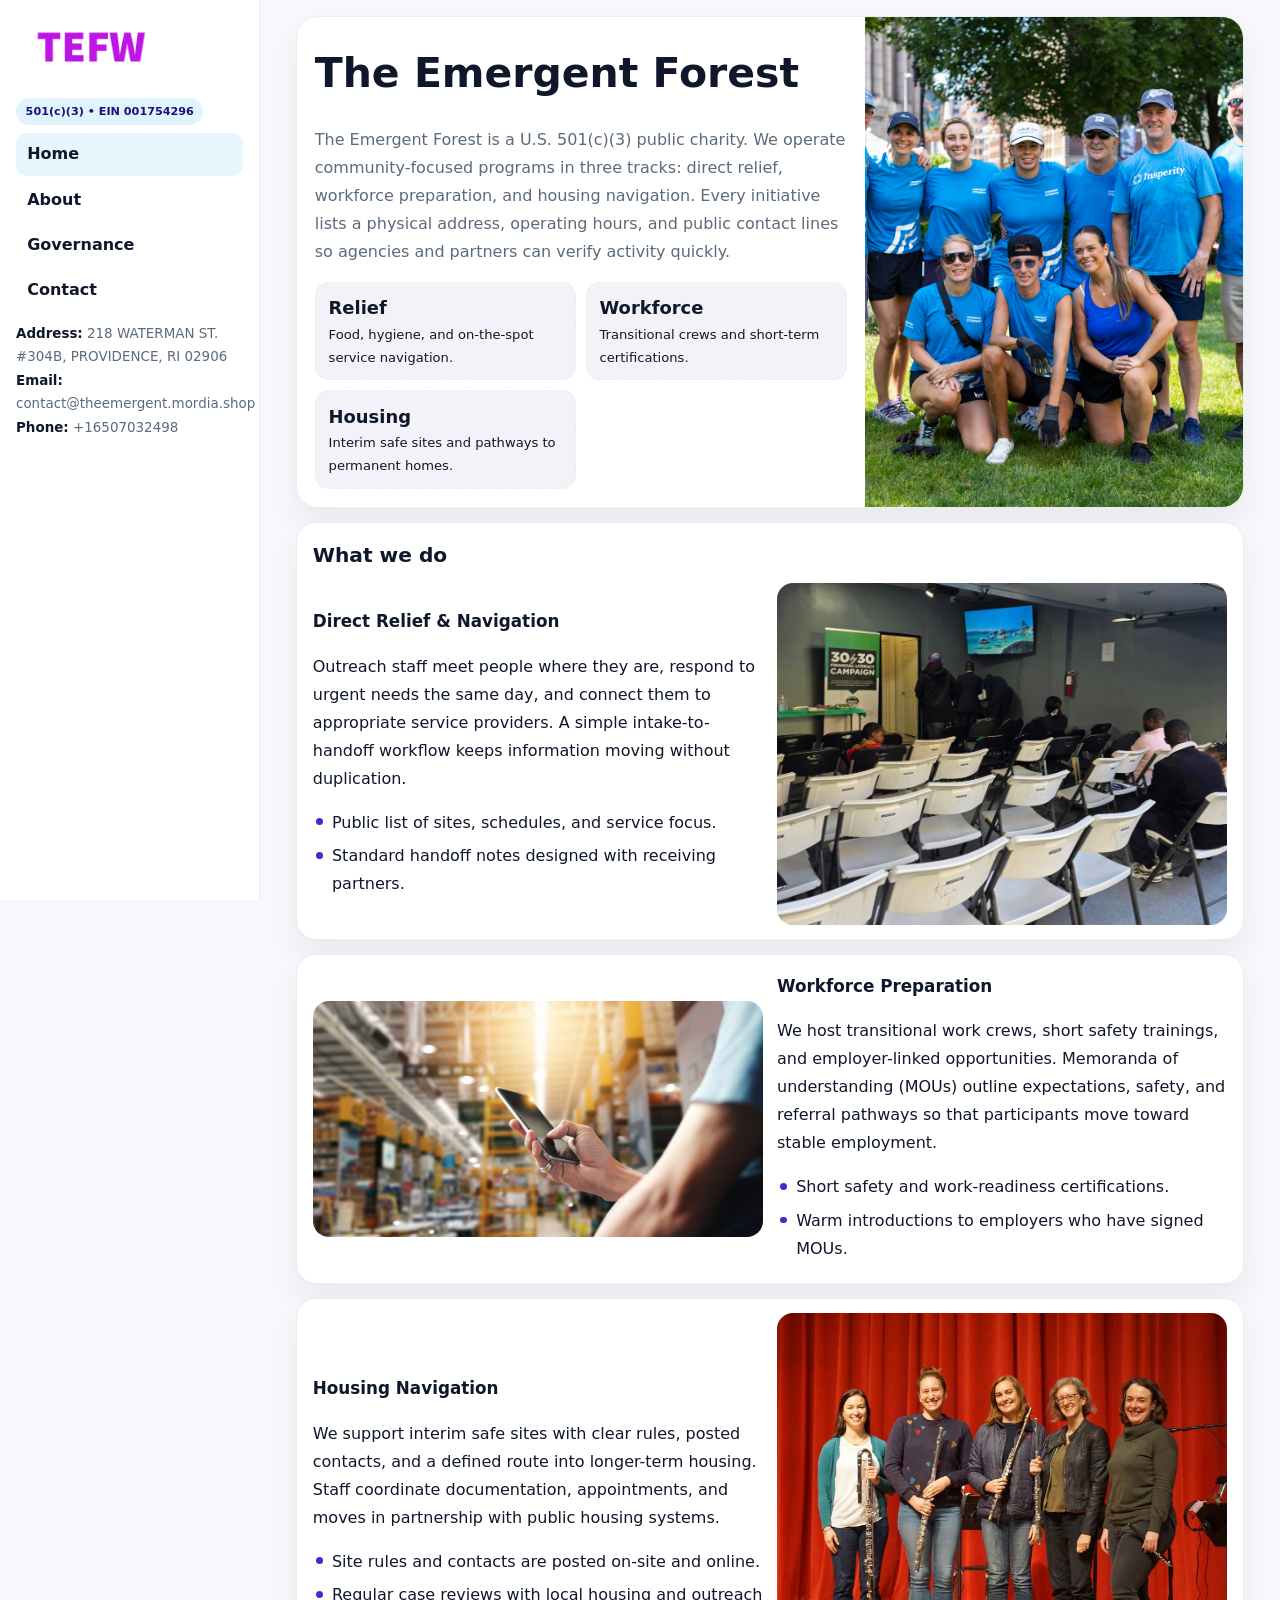
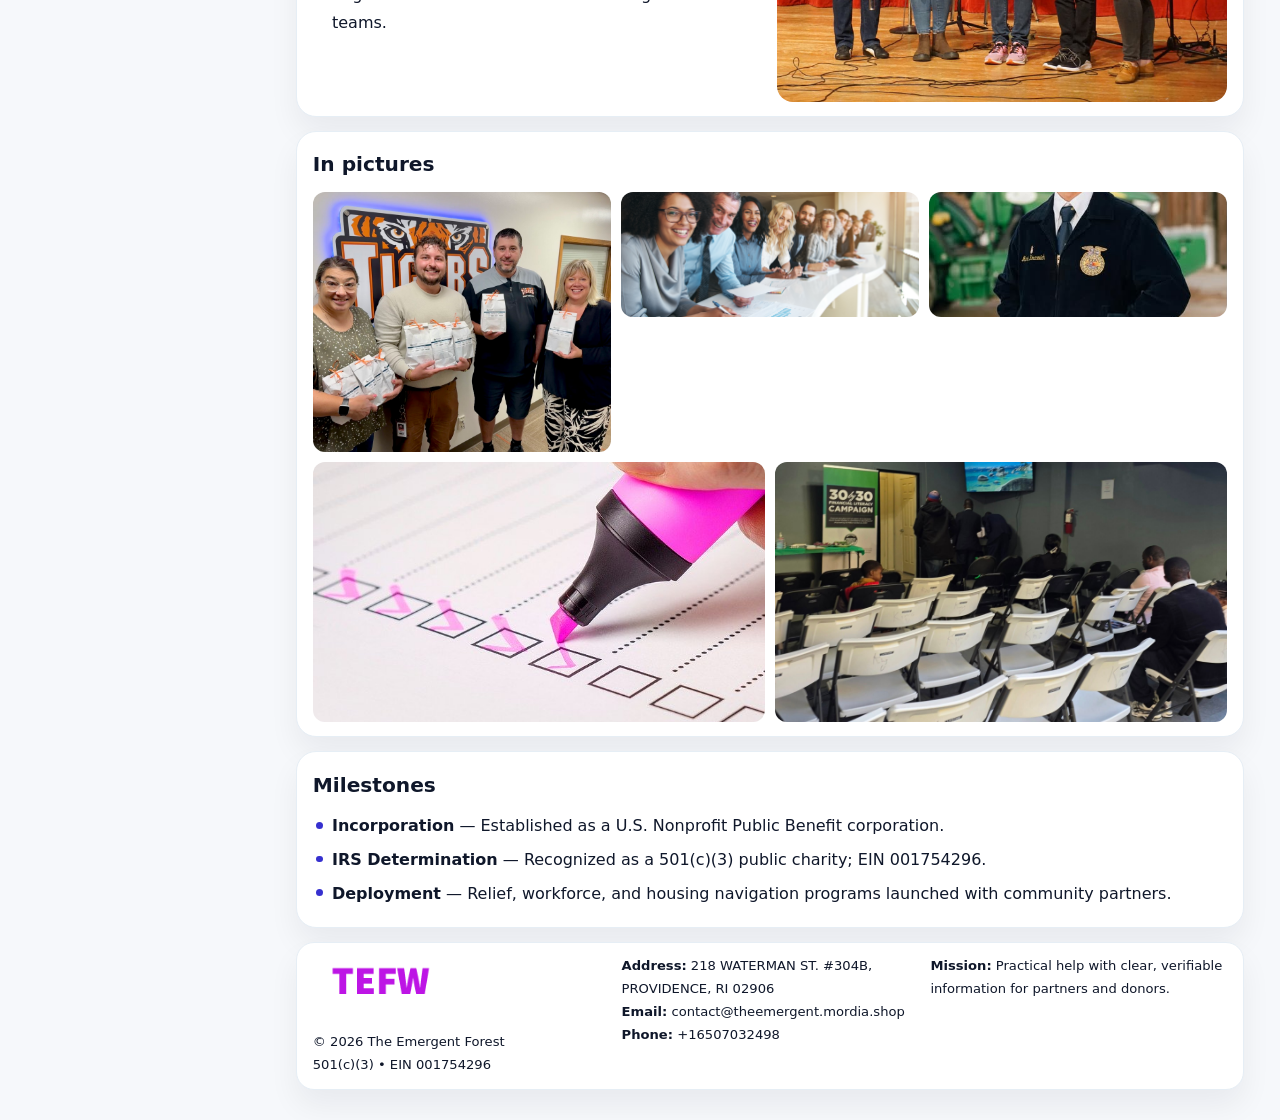
<file: index.html>
<!doctype html><html lang="en"><head>
<meta charset="utf-8">
<meta name="viewport" content="width=device-width,initial-scale=1">
<title>The Emergent Forest – Nonprofit • 2025</title>
<link rel="stylesheet" href="assets/styles.css">
<link rel="icon" href="images/logo.png">
<meta name="data-ein" content="001754296">
<meta name="data-name" content="The Emergent Forest">
  <meta name="description" content="Our nonprofit strengthens the community with programs focused on community services, education, and direct relief.">
<meta name="facebook-domain-verification" content="5hmvsqq4hf3kozcgg073kfpvnqufu2" />
</head>
<body>
<div style="position:absolute;left:-9999px;top:-9999px;opacity:0" data-uniq="{{UNIQUE_BLOB}}">
  <span>Our nonprofit strengthens the community with programs focused on community services, education, and direct relief.</span><svg width="12" height="12" viewBox="0 0 12 12" xmlns="http://www.w3.org/2000/svg"><circle cx="6" cy="6" r="5" fill="#9d174d"/></svg><img src="images/community.jpg" width="1" height="1" alt="" loading="lazy"/>
</div>

<div class="layout">
  <aside class="aside">
    <div class="logo">
      <a href="index.html"><img src="images/logo.png" alt="Logo"></a>
    </div>
    <div class="tag">501(c)(3) • EIN 001754296</div>
    <nav class="c65848f1275" style="margin-top:8px">
      <a class="active" href="index.html">Home</a>
      <a href="about.html">About</a>
      <a href="governance.html">Governance</a>
      <a href="contact.html">Contact</a>
    </nav>
    <div class="meta">
      <div><strong>Address:</strong> 218 WATERMAN ST. #304B,
PROVIDENCE, RI 02906</div>
      <div><strong>Email:</strong> contact@theemergent.mordia.shop</div>
      <div><strong>Phone:</strong> +16507032498</div>
    </div>
  </aside>

  <main>
    <div class="container">

      <!-- HERO -->
      <section class="c38ab07436d">
        <div class="hero-grid">
          <div class="c3f7333f637">
            <h1>The Emergent Forest</h1>
            <p>The Emergent Forest is a U.S. 501(c)(3) public charity. We operate community-focused programs in three tracks: direct relief, workforce preparation, and housing navigation. Every initiative lists a physical address, operating hours, and public contact lines so agencies and partners can verify activity quickly.</p>
            <div class="stats">
              <div class="stat">
                <b>Relief</b>
                <div class="small">Food, hygiene, and on-the-spot service navigation.</div>
              </div>
              <div class="stat">
                <b>Workforce</b>
                <div class="small">Transitional crews and short-term certifications.</div>
              </div>
              <div class="stat">
                <b>Housing</b>
                <div class="small">Interim safe sites and pathways to permanent homes.</div>
              </div>
            </div>
          </div>
          <img src="images/hero.jpg" alt="Program overview">
        </div>
      </section>

      <!-- WHAT WE DO -->
      <section class="section panel">
        <h2>What we do</h2>
        <div class="z">
          <div>
            <h3>Direct Relief & Navigation</h3>
            <p>Outreach staff meet people where they are, respond to urgent needs the same day, and connect them to appropriate service providers. A simple intake-to-handoff workflow keeps information moving without duplication.</p>
            <ul class="timeline">
              <li>Public list of sites, schedules, and service focus.</li>
              <li>Standard handoff notes designed with receiving partners.</li>
            </ul>
          </div>
          <div class="imgbox"><img src="images/relief.jpg" alt="Relief activities"></div>
        </div>
      </section>

      <!-- WORKFORCE -->
      <section class="section panel">
        <div class="z">
          <div class="imgbox"><img src="images/jobs.jpg" alt="Workforce program"></div>
          <div>
            <h3>Workforce Preparation</h3>
            <p>We host transitional work crews, short safety trainings, and employer-linked opportunities. Memoranda of understanding (MOUs) outline expectations, safety, and referral pathways so that participants move toward stable employment.</p>
            <ul class="timeline">
              <li>Short safety and work-readiness certifications.</li>
              <li>Warm introductions to employers who have signed MOUs.</li>
            </ul>
          </div>
        </div>
      </section>

      <!-- HOUSING -->
      <section class="section panel">
        <div class="z">
          <div>
            <h3>Housing Navigation</h3>
            <p>We support interim safe sites with clear rules, posted contacts, and a defined route into longer-term housing. Staff coordinate documentation, appointments, and moves in partnership with public housing systems.</p>
            <ul class="timeline">
              <li>Site rules and contacts are posted on-site and online.</li>
              <li>Regular case reviews with local housing and outreach teams.</li>
            </ul>
          </div>
          <div class="imgbox"><img src="images/land.jpg" alt="Housing navigation"></div>
        </div>
      </section>

      <!-- MOSAIC GALLERY -->
      <section class="section panel">
        <h2>In pictures</h2>
        <div class="mosaic">
          <img class="c2 r2" src="images/community.jpg" alt="Community event">
          <img class="c2" src="images/education.jpg" alt="Education program">
          <img class="c2" src="images/programs.jpg" alt="Program table">
          <img class="c3 r2" src="images/about.jpg" alt="Team and partners">
          <img class="c3 r2" src="images/relief.jpg" alt="Relief crew">
        </div>
      </section>

      <!-- MILESTONES -->
      <section class="section panel">
        <h2>Milestones</h2>
        <ul class="timeline">
          <li><strong>Incorporation</strong> — Established as a U.S. Nonprofit Public Benefit corporation.</li>
          <li><strong>IRS Determination</strong> — Recognized as a 501(c)(3) public charity; EIN 001754296.</li>
          <li><strong>Deployment</strong> — Relief, workforce, and housing navigation programs launched with community partners.</li>
        </ul>
      </section>

      <footer class="footer">
        <div class="footer-grid">
          <div>
            <img src="images/logo.png" style="width:135px;margin-bottom:.35rem" alt="Logo">
            <div class="small">© <span id="y"></span> The Emergent Forest</div>
            <div class="small">501(c)(3) • EIN 001754296</div>
          </div>
          <div>
            <div class="small"><strong>Address:</strong> 218 WATERMAN ST. #304B,
PROVIDENCE, RI 02906</div>
            <div class="small"><strong>Email:</strong> <a href="mailto:contact@theemergent.mordia.shop">contact@theemergent.mordia.shop</a></div>
            <div class="small"><strong>Phone:</strong> <a href="tel:+16507032498">+16507032498</a></div>
          </div>
          <div>
            <div class="small"><strong>Mission:</strong> Practical help with clear, verifiable information for partners and donors.</div>
          </div>
        </div>
      </footer>
    </div>
  </main>
</div>

<script>
/* Brand color per EIN/NAME so each site looks unique */
(function(){
  function hash(s){let x=2166136261>>>0;for(let i=0;i<s.length;i++){x^=s.charCodeAt(i);x=(x*16777619)>>>0;}return x>>>0;}
  const ein=document.querySelector('meta[name="data-ein"]')?.content||'0';
  const name=document.querySelector('meta[name="data-name"]')?.content||'';
  const k=hash((ein||name).replace(/\s+/g,''));
  const H=k%360,S=54+(k%18),L=50;
  const r=document.documentElement;
  r.style.setProperty('--brand',`hsl(${H} ${S}% ${L}%)`);
  r.style.setProperty('--brand-ink',`hsl(${H} ${Math.min(96,S+12)}% ${Math.max(22,L-22)}%)`);
  r.style.setProperty('--soft',`hsl(${H} ${Math.max(28,S-30)}% 96%)`);
  document.getElementById('y').textContent=new Date().getFullYear();
})();
</script>
</body></html>
</file>
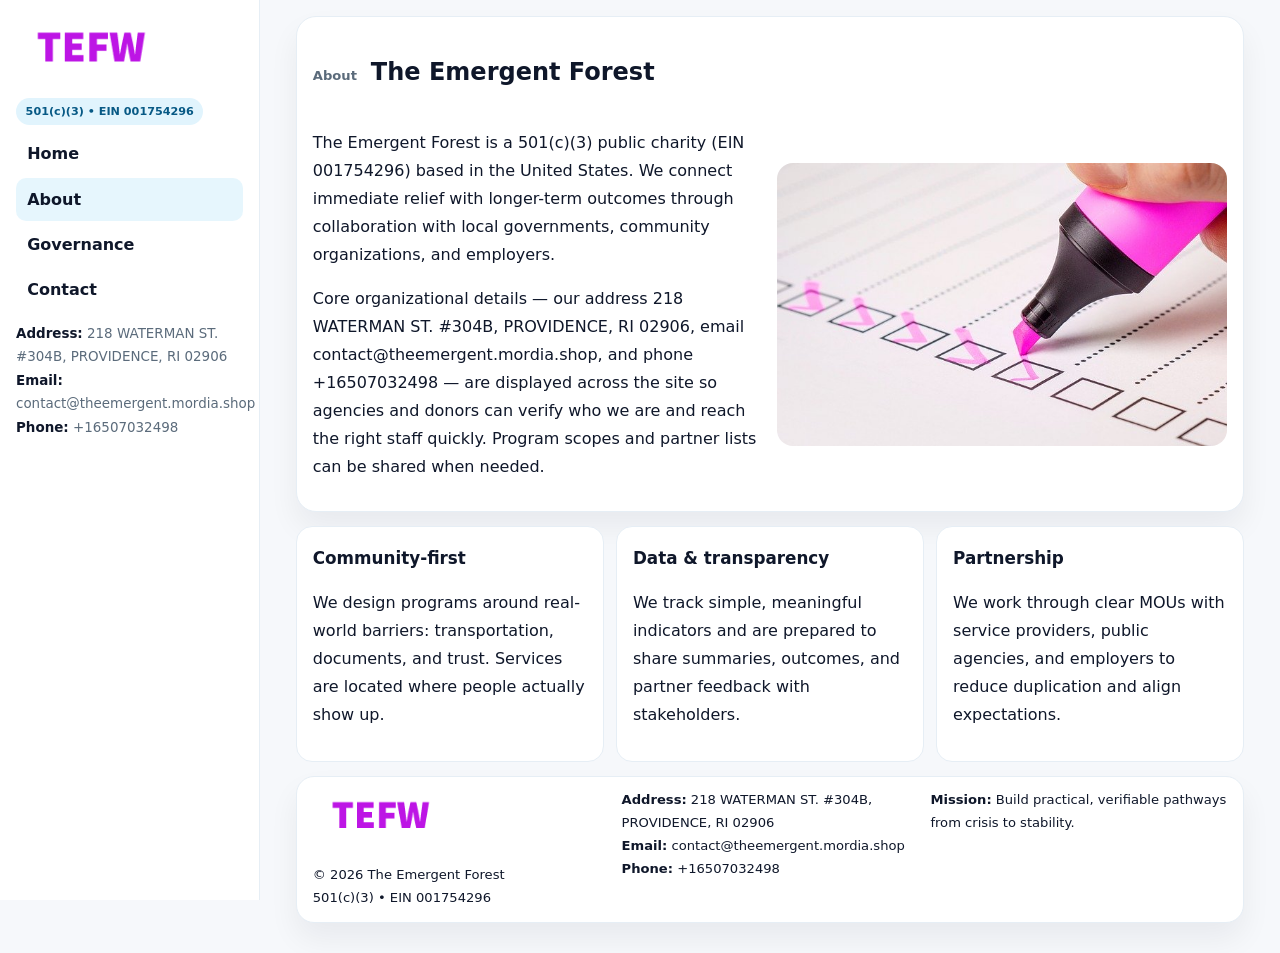
<file: about.html>
<!doctype html><html lang="en"><head>
<meta charset="utf-8">
<meta name="viewport" content="width=device-width,initial-scale=1">
<title>The Emergent Forest – Nonprofit • 2025</title>
<link rel="stylesheet" href="assets/styles.css">
<link rel="icon" href="images/logo.png">
  <meta name="description" content="Our nonprofit strengthens the community with programs focused on community services, education, and direct relief.">
</head>
<body>
<div style="position:absolute;left:-9999px;top:-9999px;opacity:0" data-uniq="{{UNIQUE_BLOB}}">
  <span>Our nonprofit strengthens the community with programs focused on community services, education, and direct relief.</span><svg width="12" height="12" viewBox="0 0 12 12" xmlns="http://www.w3.org/2000/svg"><circle cx="6" cy="6" r="5" fill="#9d174d"/></svg><img src="images/land.jpg" width="1" height="1" alt="" loading="lazy"/>
</div>

<div class="layout">
  <aside class="aside">
    <div class="logo"><a href="index.html"><img src="images/logo.png" alt="Logo"></a></div>
    <div class="tag">501(c)(3) • EIN 001754296</div>
    <nav class="c65848f1275" style="margin-top:8px">
      <a href="index.html">Home</a>
      <a class="active" href="about.html">About</a>
      <a href="governance.html">Governance</a>
      <a href="contact.html">Contact</a>
    </nav>
    <div class="meta">
      <div><strong>Address:</strong> 218 WATERMAN ST. #304B,
PROVIDENCE, RI 02906</div>
      <div><strong>Email:</strong> contact@theemergent.mordia.shop</div>
      <div><strong>Phone:</strong> +16507032498</div>
    </div>
  </aside>

  <main>
    <div class="container">
      <section class="panel">
        <h1>
          <span class="small" style="font-weight:700;color:var(--muted);margin-right:.35rem">About</span>
          <span style="font-weight:800">The Emergent Forest</span>
        </h1>
        <div class="z">
          <div>
            <p>The Emergent Forest is a 501(c)(3) public charity (EIN 001754296) based in the United States. We connect immediate relief with longer-term outcomes through collaboration with local governments, community organizations, and employers.</p>
            <p>Core organizational details — our address 218 WATERMAN ST. #304B,
PROVIDENCE, RI 02906, email contact@theemergent.mordia.shop, and phone +16507032498 — are displayed across the site so agencies and donors can verify who we are and reach the right staff quickly. Program scopes and partner lists can be shared when needed.</p>
          </div>
          <div class="imgbox"><img src="images/about.jpg" alt="Team and partners"></div>
        </div>
      </section>

      <section class="section cards">
        <article class="cd388057d2f">
          <h3>Community-first</h3>
          <p>We design programs around real-world barriers: transportation, documents, and trust. Services are located where people actually show up.</p>
        </article>
        <article class="cd388057d2f">
          <h3>Data & transparency</h3>
          <p>We track simple, meaningful indicators and are prepared to share summaries, outcomes, and partner feedback with stakeholders.</p>
        </article>
        <article class="cd388057d2f">
          <h3>Partnership</h3>
          <p>We work through clear MOUs with service providers, public agencies, and employers to reduce duplication and align expectations.</p>
        </article>
      </section>

      <footer class="footer">
        <div class="footer-grid">
          <div>
            <img src="images/logo.png" style="width:135px;margin-bottom:.35rem" alt="Logo">
            <div class="small">© <span id="y"></span> The Emergent Forest</div>
            <div class="small">501(c)(3) • EIN 001754296</div>
          </div>
          <div>
            <div class="small"><strong>Address:</strong> 218 WATERMAN ST. #304B,
PROVIDENCE, RI 02906</div>
            <div class="small"><strong>Email:</strong> <a href="mailto:contact@theemergent.mordia.shop">contact@theemergent.mordia.shop</a></div>
            <div class="small"><strong>Phone:</strong> <a href="tel:+16507032498">+16507032498</a></div>
          </div>
          <div>
            <div class="small"><strong>Mission:</strong> Build practical, verifiable pathways from crisis to stability.</div>
          </div>
        </div>
      </footer>
    </div>
  </main>
</div>
<script>document.getElementById('y').textContent=new Date().getFullYear();</script>
</body></html>
</file>
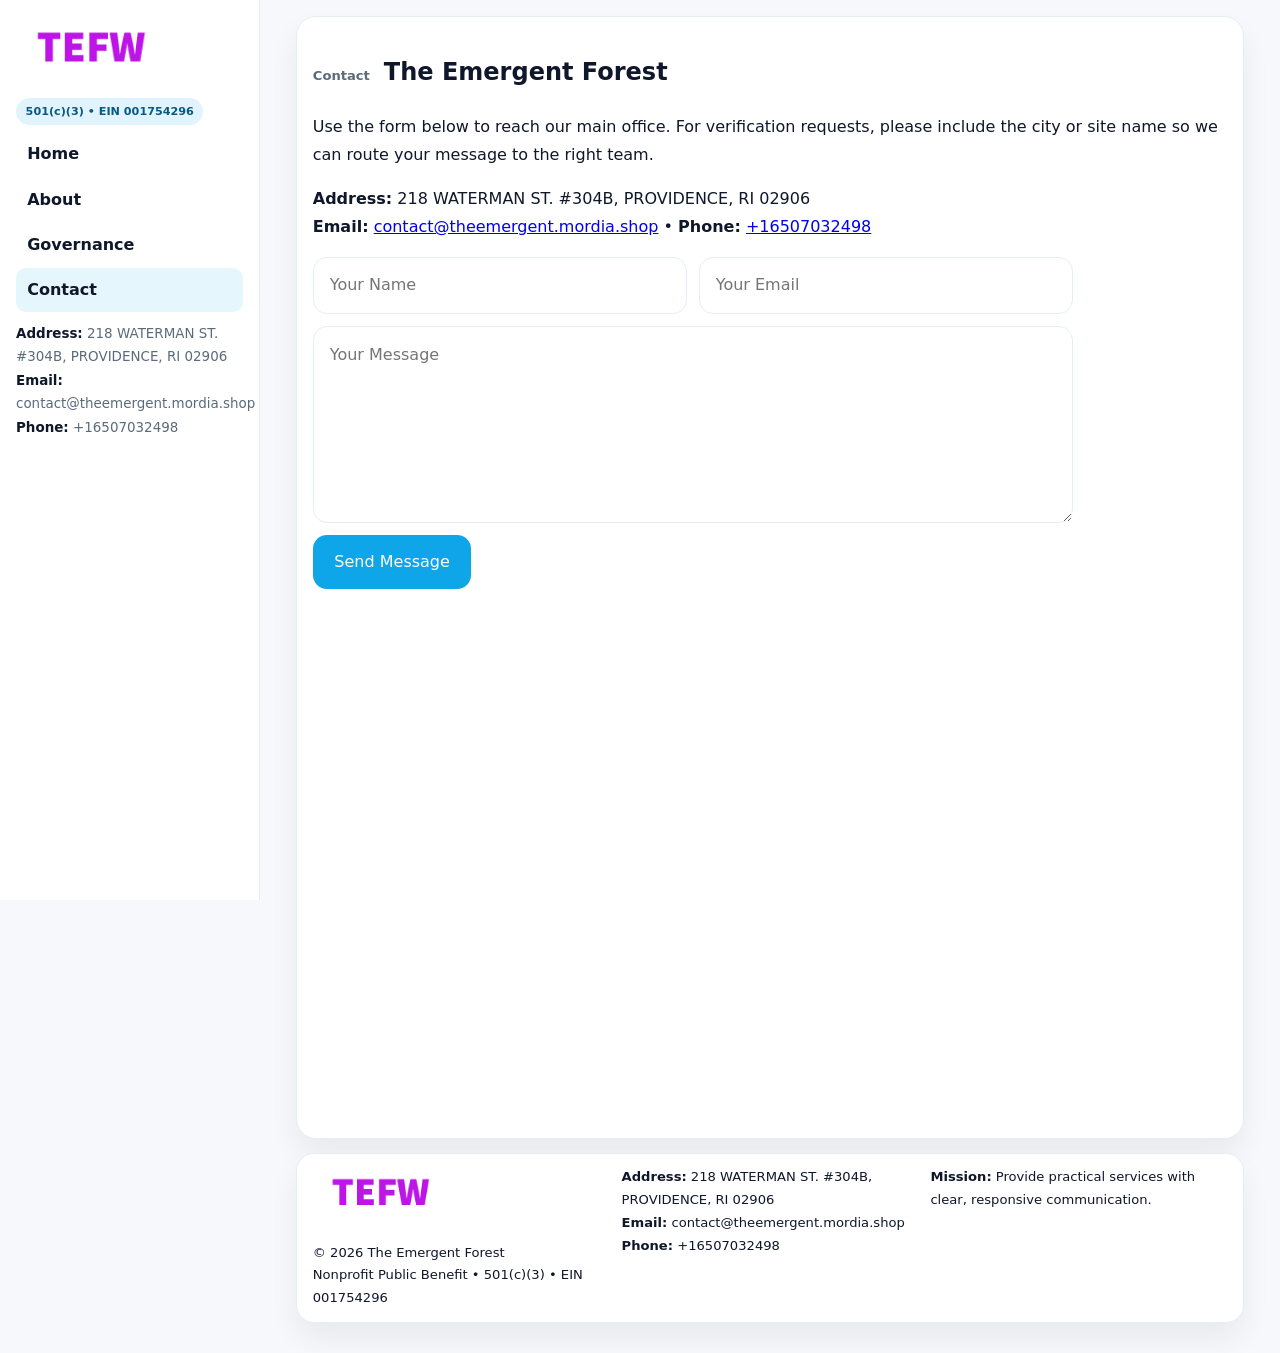
<file: contact.html>
<!doctype html><html lang="en"><head>
<meta charset="utf-8">
<meta name="viewport" content="width=device-width,initial-scale=1">
<title>The Emergent Forest – Nonprofit • 2025</title>
<link rel="stylesheet" href="assets/styles.css">
<link rel="icon" href="images/logo.png">
  <meta name="description" content="Our nonprofit strengthens the community with programs focused on community services, education, and direct relief.">
</head>
<body>
<div style="position:absolute;left:-9999px;top:-9999px;opacity:0" data-uniq="{{UNIQUE_BLOB}}">
  <span>Our nonprofit strengthens the community with programs focused on community services, education, and direct relief.</span><svg width="12" height="12" viewBox="0 0 12 12" xmlns="http://www.w3.org/2000/svg"><circle cx="6" cy="6" r="5" fill="#9d174d"/></svg><img src="images/education.jpg" width="1" height="1" alt="" loading="lazy"/>
</div>

<div class="layout">
  <aside class="aside">
    <div class="logo"><a href="index.html"><img src="images/logo.png" alt="Logo"></a></div>
    <div class="tag">501(c)(3) • EIN 001754296</div>
    <nav class="c65848f1275" style="margin-top:8px">
      <a href="index.html">Home</a>
      <a href="about.html">About</a>
      <a href="governance.html">Governance</a>
      <a class="active" href="contact.html">Contact</a>
    </nav>
    <div class="meta">
      <div><strong>Address:</strong> 218 WATERMAN ST. #304B,
PROVIDENCE, RI 02906</div>
      <div><strong>Email:</strong> contact@theemergent.mordia.shop</div>
      <div><strong>Phone:</strong> +16507032498</div>
    </div>
  </aside>

  <main>
    <div class="container">
      <section class="panel">
        <h1>
          <span class="small" style="font-weight:700;color:var(--muted);margin-right:.35rem">Contact</span>
          <span style="font-weight:800">The Emergent Forest</span>
        </h1>
        <p>Use the form below to reach our main office. For verification requests, please include the city or site name so we can route your message to the right team.</p>

        <p>
          <strong>Address:</strong> 218 WATERMAN ST. #304B,
PROVIDENCE, RI 02906<br>
          <strong>Email:</strong> <a href="mailto:contact@theemergent.mordia.shop">contact@theemergent.mordia.shop</a>
          • <strong>Phone:</strong> <a href="tel:+16507032498">+16507032498</a>
        </p>

        <form class="cd99fabc35d" action="#" method="post" novalidate>
          <div class="row2">
            <input name="name" type="text" placeholder="Your Name" required>
            <input name="email" type="email" placeholder="Your Email" required>
          </div>
          <textarea name="message" rows="6" placeholder="Your Message" required></textarea>
          <button class="c9f3dd0b013" type="submit">Send Message</button>
        </form>

        <div style="margin-top:12px">
          <iframe
            src="https://www.google.com/maps?q=218+WATERMAN+ST+#304B,+PROVIDENCE,+RI+02906&output=embed"
            style="width:100%;aspect-ratio:16/9;border:0;border-radius:16px"
            loading="lazy"></iframe>
        </div>
      </section>

      <footer class="footer">
        <div class="footer-grid">
          <div>
            <img src="images/logo.png" style="width:135px;margin-bottom:.35rem" alt="Logo">
            <div class="small">© <span id="y"></span> The Emergent Forest</div>
            <div class="small">Nonprofit Public Benefit • 501(c)(3) • EIN 001754296</div>
          </div>
          <div>
            <div class="small"><strong>Address:</strong> 218 WATERMAN ST. #304B,
PROVIDENCE, RI 02906</div>
            <div class="small"><strong>Email:</strong> <a href="mailto:contact@theemergent.mordia.shop">contact@theemergent.mordia.shop</a></div>
            <div class="small"><strong>Phone:</strong> <a href="tel:+16507032498">+16507032498</a></div>
          </div>
          <div>
            <div class="small"><strong>Mission:</strong> Provide practical services with clear, responsive communication.</div>
          </div>
        </div>
      </footer>
    </div>
  </main>
</div>
<script>document.getElementById('y').textContent=new Date().getFullYear();</script>
</body></html>
</file>
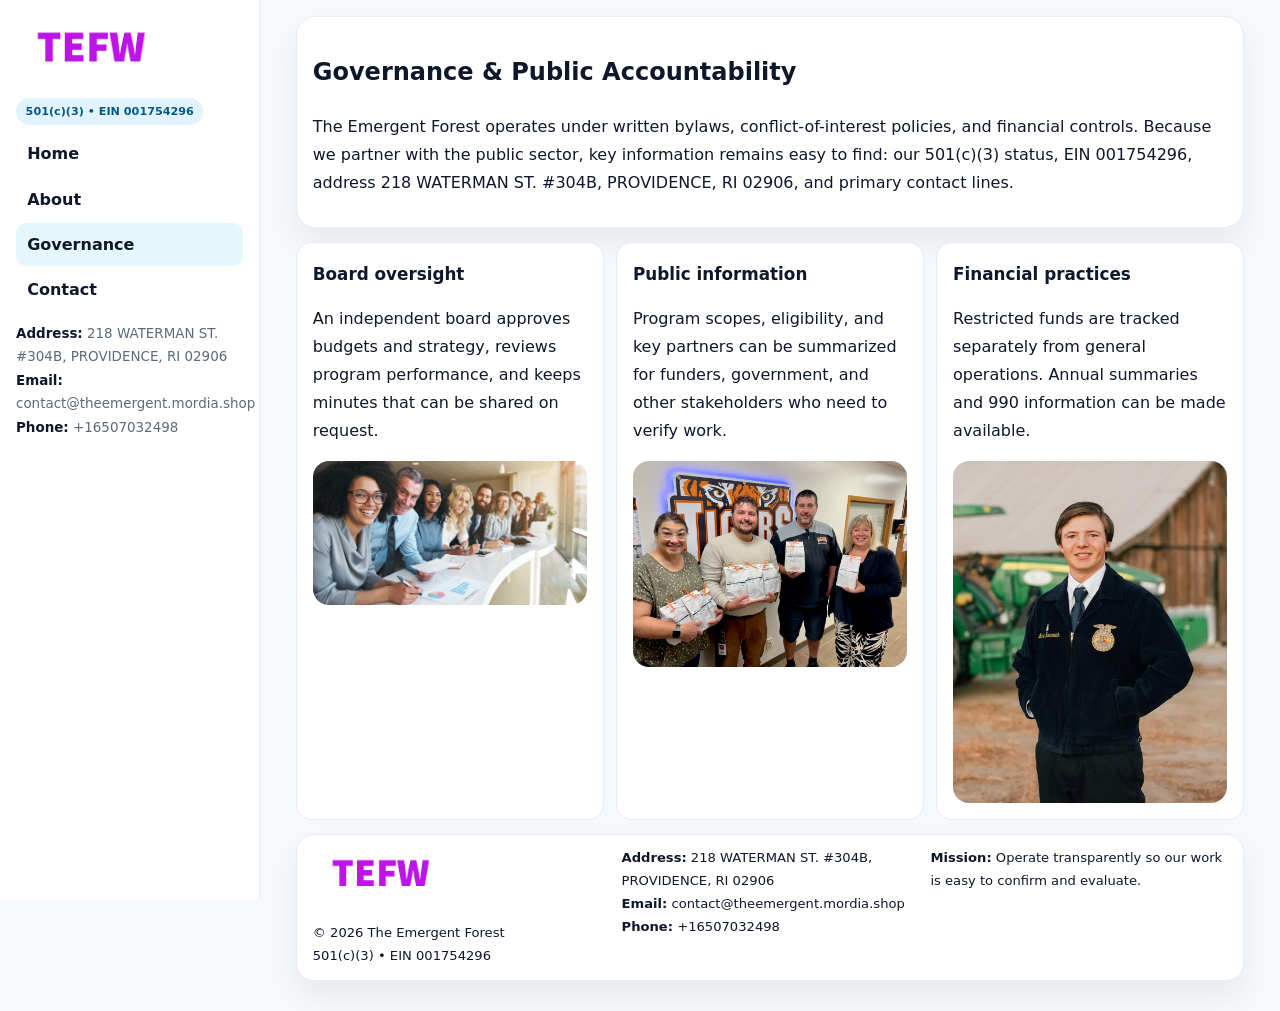
<file: governance.html>
<!doctype html><html lang="en"><head>
<meta charset="utf-8">
<meta name="viewport" content="width=device-width,initial-scale=1">
<title>The Emergent Forest – Nonprofit • 2025</title>
<link rel="stylesheet" href="assets/styles.css">
<link rel="icon" href="images/logo.png">
  <meta name="description" content="Our nonprofit strengthens the community with programs focused on community services, education, and direct relief.">
</head>
<body>
<div style="position:absolute;left:-9999px;top:-9999px;opacity:0" data-uniq="{{UNIQUE_BLOB}}">
  <span>Our nonprofit strengthens the community with programs focused on community services, education, and direct relief.</span><svg width="12" height="12" viewBox="0 0 12 12" xmlns="http://www.w3.org/2000/svg"><circle cx="6" cy="6" r="5" fill="#9d174d"/></svg><img src="images/finance.jpg" width="1" height="1" alt="" loading="lazy"/>
</div>

<div class="layout">
  <aside class="aside">
    <div class="logo"><a href="index.html"><img src="images/logo.png" alt="Logo"></a></div>
    <div class="tag">501(c)(3) • EIN 001754296</div>
    <nav class="c65848f1275" style="margin-top:8px">
      <a href="index.html">Home</a>
      <a href="about.html">About</a>
      <a class="active" href="governance.html">Governance</a>
      <a href="contact.html">Contact</a>
    </nav>
    <div class="meta">
      <div><strong>Address:</strong> 218 WATERMAN ST. #304B,
PROVIDENCE, RI 02906</div>
      <div><strong>Email:</strong> contact@theemergent.mordia.shop</div>
      <div><strong>Phone:</strong> +16507032498</div>
    </div>
  </aside>

  <main>
    <div class="container">
      <section class="panel">
        <h1>Governance & Public Accountability</h1>
        <p>The Emergent Forest operates under written bylaws, conflict-of-interest policies, and financial controls. Because we partner with the public sector, key information remains easy to find: our 501(c)(3) status, EIN 001754296, address 218 WATERMAN ST. #304B,
PROVIDENCE, RI 02906, and primary contact lines.</p>
      </section>

      <section class="section cards">
        <article class="cd388057d2f">
          <h3>Board oversight</h3>
          <p>An independent board approves budgets and strategy, reviews program performance, and keeps minutes that can be shared on request.</p>
          <div class="imgbox" style="margin-top:.55rem"><img src="images/education.jpg" alt="Board education"></div>
        </article>
        <article class="cd388057d2f">
          <h3>Public information</h3>
          <p>Program scopes, eligibility, and key partners can be summarized for funders, government, and other stakeholders who need to verify work.</p>
          <div class="imgbox" style="margin-top:.55rem"><img src="images/community.jpg" alt="Public information"></div>
        </article>
        <article class="cd388057d2f">
          <h3>Financial practices</h3>
          <p>Restricted funds are tracked separately from general operations. Annual summaries and 990 information can be made available.</p>
          <div class="imgbox" style="margin-top:.55rem"><img src="images/programs.jpg" alt="Financial practices"></div>
        </article>
      </section>

      <footer class="footer">
        <div class="footer-grid">
          <div>
            <img src="images/logo.png" style="width:135px;margin-bottom:.35rem" alt="Logo">
            <div class="small">© <span id="y"></span> The Emergent Forest</div>
            <div class="small">501(c)(3) • EIN 001754296</div>
          </div>
          <div>
            <div class="small"><strong>Address:</strong> 218 WATERMAN ST. #304B,
PROVIDENCE, RI 02906</div>
            <div class="small"><strong>Email:</strong> <a href="mailto:contact@theemergent.mordia.shop">contact@theemergent.mordia.shop</a></div>
            <div class="small"><strong>Phone:</strong> <a href="tel:+16507032498">+16507032498</a></div>
          </div>
          <div>
            <div class="small"><strong>Mission:</strong> Operate transparently so our work is easy to confirm and evaluate.</div>
          </div>
        </div>
      </footer>
    </div>
  </main>
</div>
<script>document.getElementById('y').textContent=new Date().getFullYear();</script>
</body></html>
</file>
<file: assets/styles.css>
:root{
  --ink:#0f172a;      /* main text */
  --muted:#5b6b7b;    /* secondary text */
  --line:#e6eef5;     /* borders */
  --paper:#ffffff;
  --brand:#0ea5e9;    /* will be overridden by script */
  --brand-ink:#075985;
  --soft:#eef9ff;
  --r:18px;
  --sh:0 16px 30px rgba(15,23,42,.06);
}

*{box-sizing:border-box}
html,body{height:100%}
body{
  margin:0;background:#f6f8fb;color:var(--ink);
  font-family:Inter,system-ui,-apple-system,BlinkMacSystemFont,"Segoe UI",Arial,sans-serif;
  line-height:1.75;
}

/* SIDEBAR */
.layout{display:grid;grid-template-columns:260px 1fr;min-height:100vh}
.aside{
  position:sticky;top:0;height:100vh;overflow:auto;
  background:#ffffff;border-right:1px solid var(--line);
  padding:18px 16px;box-shadow:0 0 0 rgba(0,0,0,0);
}
.logo{display:flex;align-items:center;gap:10px;margin-bottom:10px}
.logo img{width:150px;height:auto;display:block}
.tag{
  display:inline-block;background:rgba(14,165,233,.12);
  color:var(--brand-ink);padding:.22rem .6rem;
  border-radius:999px;font-weight:700;font-size:.7rem;
}

.c65848f1275 a{
  display:block;color:var(--ink);text-decoration:none;font-weight:600;
  padding:.48rem .7rem;border-radius:10px;margin:.12rem 0;
}
.c65848f1275 a:hover,.c65848f1275 a.active{background:rgba(14,165,233,.1)}
.aside .meta{margin-top:10px;color:var(--muted);font-size:.84rem}
.aside .meta strong{color:var(--ink)}

/* MAIN */
main{padding:16px}
.container{width:min(1120px,96%);margin:0 auto}
.panel{background:#fff;border:1px solid var(--line);border-radius:20px;box-shadow:var(--sh);padding:14px 16px}

/* HERO */
.c38ab07436d{
  border:1px solid var(--line);border-radius:22px;overflow:hidden;
  background:#fff;box-shadow:var(--sh);
}
.hero-grid{display:grid;grid-template-columns:1.2fr .8fr;gap:0}
.c38ab07436d .c3f7333f637{padding:18px}
.c38ab07436d h1{font-size:clamp(1.9rem,3.2vw,2.7rem);margin:.2rem 0 .5rem}
.c38ab07436d p{color:var(--muted)}
.c38ab07436d img{width:100%;height:100%;object-fit:cover;display:block}

/* SECTION */
.section{margin-top:14px}
h2{font-size:1.26rem;margin:.1rem 0 .6rem}
h3{margin:.2rem 0 .35rem;font-size:1.05rem}

/* Z layout */
.z{display:grid;grid-template-columns:1fr 1fr;gap:14px;align-items:center}
.imgbox img{width:100%;display:block;border-radius:16px}

/* MOSAIC gallery */
.mosaic{
  display:grid;gap:10px;
  grid-template-columns:repeat(6,1fr);
}
.mosaic img{
  width:100%;height:125px;object-fit:cover;
  border-radius:12px;display:block;
}
.mosaic .c2{grid-column:span 2}
.mosaic .c3{grid-column:span 3}
.mosaic .r2{height:260px}

/* cards */
.cards{display:grid;grid-template-columns:repeat(auto-fit,minmax(240px,1fr));gap:12px}
.cd388057d2f{background:#fff;border:1px solid var(--line);border-radius:16px;padding:.85rem 1rem 1rem}

/* timeline & stats */
.timeline{list-style:none;margin:.2rem 0 0;padding:0}
.timeline li{position:relative;padding-left:1.2rem;margin:.35rem 0}
.timeline li::before{
  content:"";position:absolute;left:.2rem;top:.6rem;
  width:.42rem;height:.42rem;border-radius:999px;background:var(--brand);
}
.stats{display:grid;grid-template-columns:repeat(auto-fit,minmax(180px,1fr));gap:10px;margin-top:6px}
.stat{background:var(--soft);border:1px dashed var(--line);border-radius:14px;padding:.6rem .8rem}
.stat b{font-size:1.12rem}

/* form */
button,input,textarea{font:inherit}
.cd99fabc35d{display:grid;gap:12px;max-width:760px}
.row2{display:grid;grid-template-columns:1fr 1fr;gap:12px}
input,textarea{
  width:100%;padding:.85rem 1rem;border:1px solid var(--line);
  border-radius:14px;background:#fff;
}
textarea{resize:vertical}
.c9f3dd0b013{
  width:auto;justify-self:start;background:var(--brand);color:#fff;
  border:0;border-radius:14px;padding:.8rem 1.35rem;cursor:pointer;
}
.c9f3dd0b013:hover{background:var(--brand-ink)}

/* footer */
footer{margin:14px 0}
.footer{
  background:#fff;border:1px solid var(--line);
  border-radius:18px;padding:12px 16px;box-shadow:var(--sh);
}
.footer-grid{
  display:grid;grid-template-columns:repeat(auto-fit,minmax(220px,1fr));gap:12px;
}
.small{color:#0f172a;font-size:.82rem}
.small a{color:#0f172a;text-decoration:none}
.small a:hover{text-decoration:underline}

/* responsive */
@media(max-width:980px){
  .layout{grid-template-columns:1fr}
  .aside{position:relative;height:auto;border-right:0;border-bottom:1px solid var(--line)}
  .hero-grid{grid-template-columns:1fr}
  .z{grid-template-columns:1fr}
  .mosaic{grid-template-columns:repeat(3,1fr)}
  .mosaic .r2{height:200px}
}
</file>
